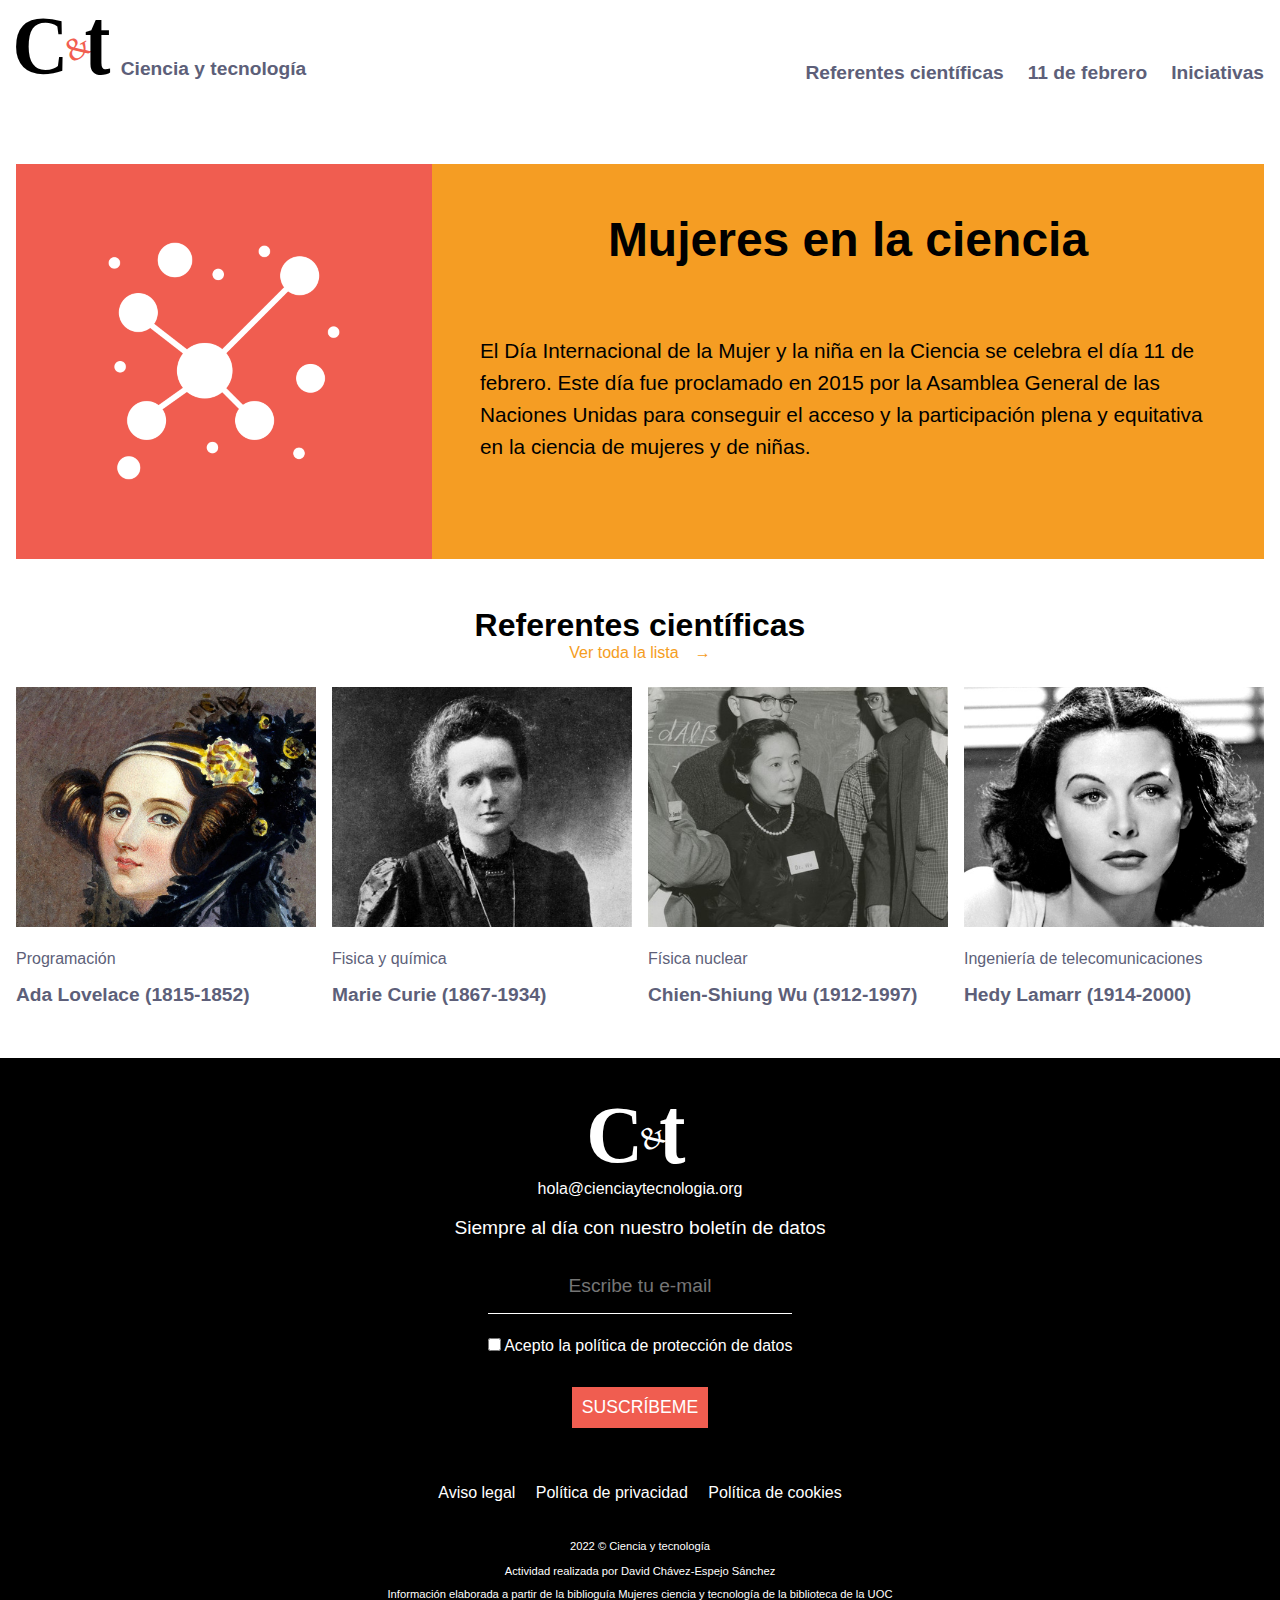
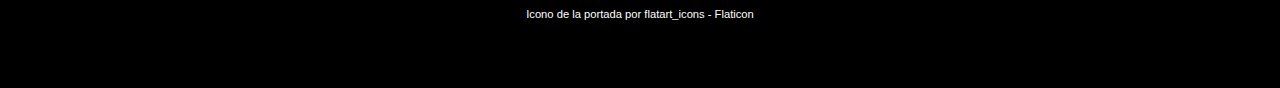
<file: index.html>
<!DOCTYPE html>
<html lang="es">
<head>
  <meta charset="UTF-8">
  <meta http-equiv="X-UA-Compatible" content="IE=edge">
  <meta name="viewport" content="width=device-width, initial-scale=1.0">
  <link rel="stylesheet" href="css/style.css">
  <title>Home</title>
</head>
<body>
  <header>
    <div class="logo-header-container">
      <a href="">
        <img class='logo-header-icon' src="img/logo-ciencia-tecnologia.svg" alt="logotipo de ciencia y tecnología">
        <p class="logo-header-text">Ciencia y tecnología</p>
      </a>
    </div>
    <nav>
      <ul>
        <li><a href="referentes.html">Referentes científicas</a></li>
        <li><a href="11-de-febrero.html">11 de febrero</a></li>
        <li><a href="iniciativas.html">Iniciativas</a></li>
      </ul>
    </nav>
  </header>
  <main>
    <section class="hero">
      <div>
        <img src="img/hero-athom.png" alt="icono de un atomo">
      </div>
      <div>
        <h1 class="hero-title">Mujeres en la ciencia</h1>
        <p class="hero">El Día Internacional de la Mujer y la niña en la Ciencia se celebra el día 11 de febrero. Este día fue proclamado en 2015 por la Asamblea General de las Naciones Unidas para conseguir el acceso y la participación plena y equitativa en la ciencia de mujeres y de niñas.</p>
      </div>
    </section>
    <section class="gallery-preview">
      <h1>Referentes científicas</h1>
      <a class="link" href="referentes.html">Ver toda la lista</a>
      <div>
        <div class='gallery-thumbnail'>
          <a href="referentes.html#ada">
            <img src="img/01-ada-lovelace.jpg" alt="imagen de ada lovelace">
            <p>Programación</p>
            <p>Ada Lovelace (1815-1852)</p>
          </a>
        </div>
        <div class='gallery-thumbnail'>
          <a href="referentes.html#marie">
            <img src="img/02-marie-curie.jpg" alt="imagen de marie curie">
            <p>Fisica y química</p>
            <p>Marie Curie (1867-1934)</p>
          </a>
        </div>
        <div class='gallery-thumbnail'>
          <a href="referentes.html#chien">
            <img src="img/03-chien-shiung-wu.jpg" alt="imagen de chien-shiung wu">
            <p>Física nuclear</p>
            <p>Chien-Shiung Wu (1912-1997)</p>
          </a>
        </div>
        <div class='gallery-thumbnail'>
          <a href="referentes.html#hedy">
            <img src="img/04-hedy-lamarr.jpg" alt="imagen de hedy lamarr">
            <p>Ingeniería de telecomunicaciones</p>
            <p>Hedy Lamarr (1914-2000)</p>
          </a>
        </div>
      </div>
    </section>
  </main>
  <footer>
    <img id='logo-footer-icon' src="img/logo-ciencia-tecnologia-white.svg" alt="logotipo de ciencia y tecnología">
    <a href="mailto:hola@cienciaytecnologia.org">hola@cienciaytecnologia.org</a>
    <p>Siempre al día con nuestro boletín de datos</p>
    <form action="" method="get">
      <fieldset>
        <label for="email"><span aria-label="required">Escribe tu e-mail</span></label>
        <input type="email" id="email" name="email" placeholder="Escribe tu e-mail" required oninvalid="this.setCustomValidity('Favor de ingresar un email valido')" oninput="this.setCustomValidity('')">
      </fieldset>
      <fieldset>
        <input type="checkbox" id="politica" name="politica-proteccion-datos">
        <label for="politica">Acepto la política de protección de datos</label>
      </fieldset>
      <input type="submit" value="SUSCRÍBEME">
    </form>
    <div class="politicas">
      <a href="">Aviso legal</a>
      <a href="">Política de privacidad</a>
      <a href="">Política de cookies</a>
    </div>
    <div class="footnotes">
      <p>2022 © Ciencia y tecnología</p>
      <p>Actividad realizada por David Chávez-Espejo Sánchez</p>
      <cite>
        <a href="https://biblioteca.uoc.edu/es/biblioguias/biblioguia/Mujeres-ciencia-y-tecnologia/">Información elaborada a partir de la biblioguía Mujeres ciencia y tecnología de la biblioteca de la UOC</a>
      </cite>
      <cite>
        <a href="https://www.flaticon.es/iconos-gratis/atomo">Icono de la portada por flatart_icons - Flaticon</a>
      </cite>
    </div>
  </footer>
</body>
</html>
</file>
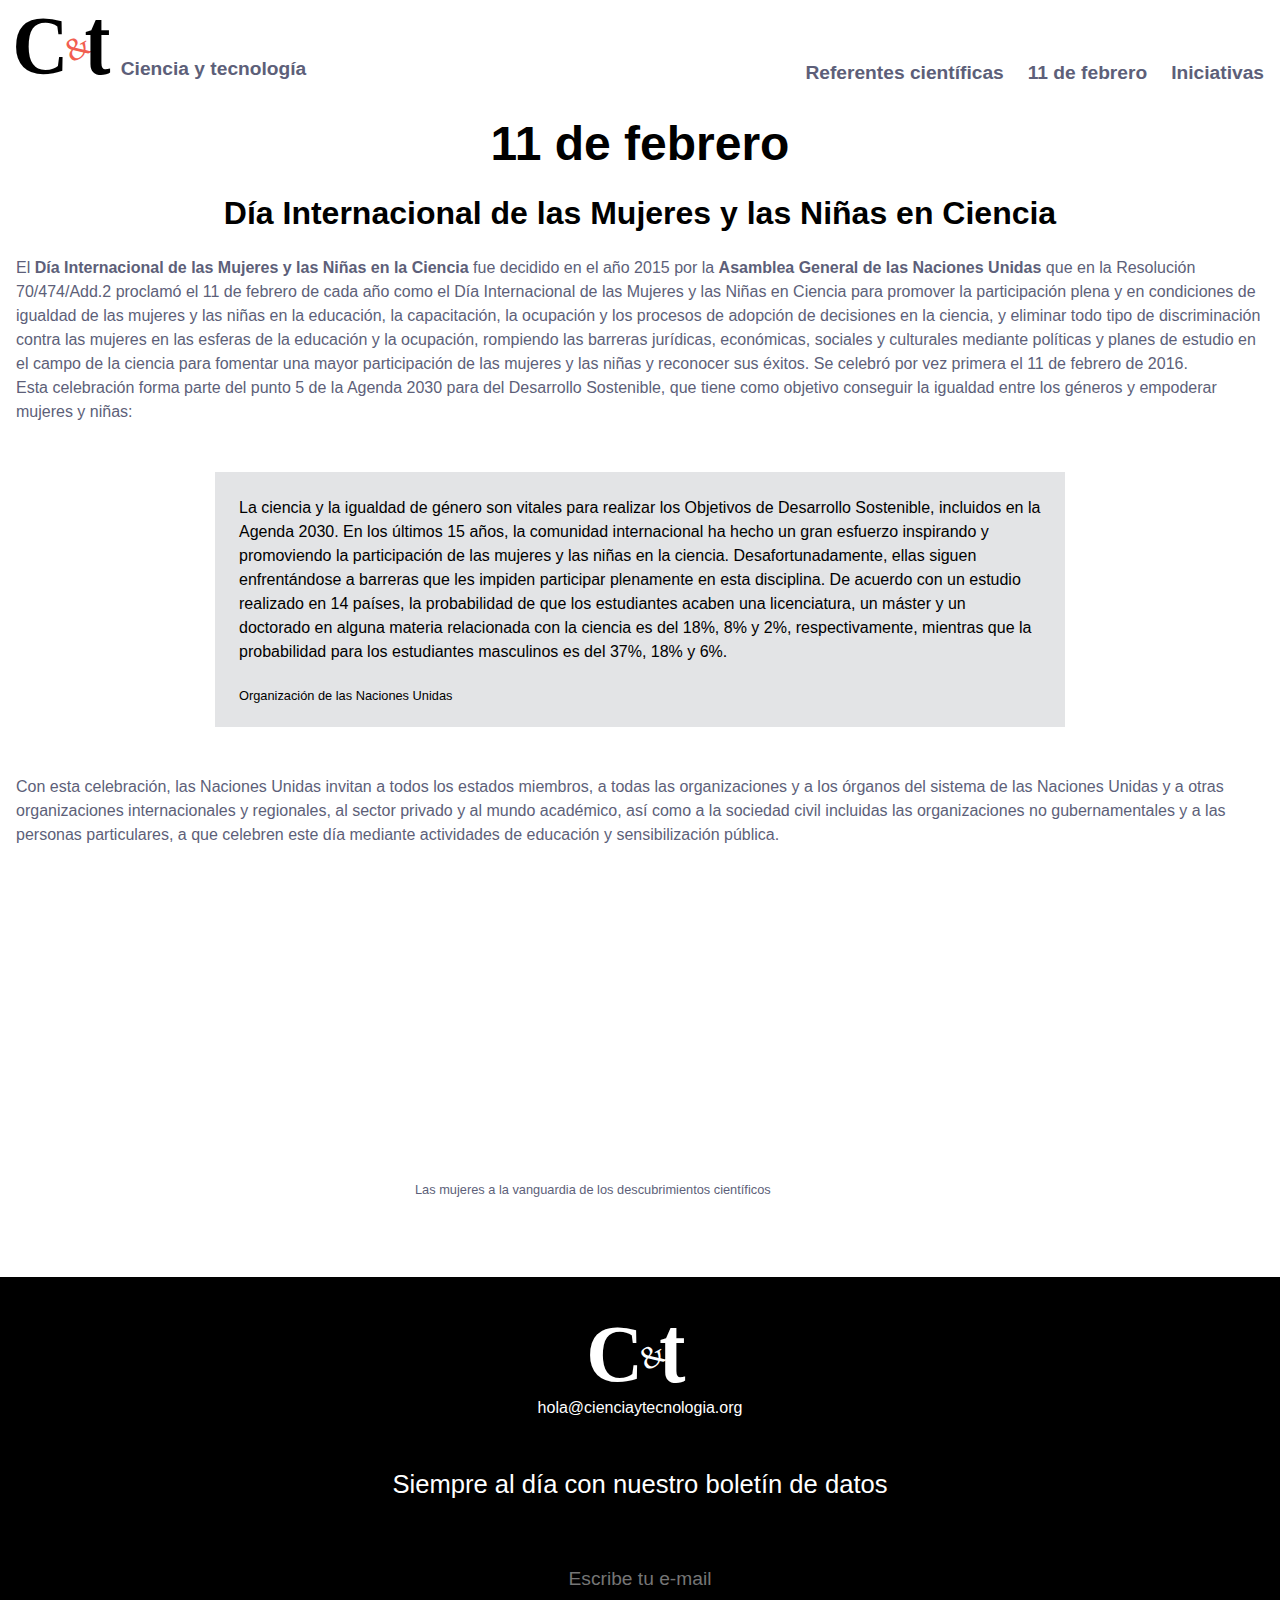
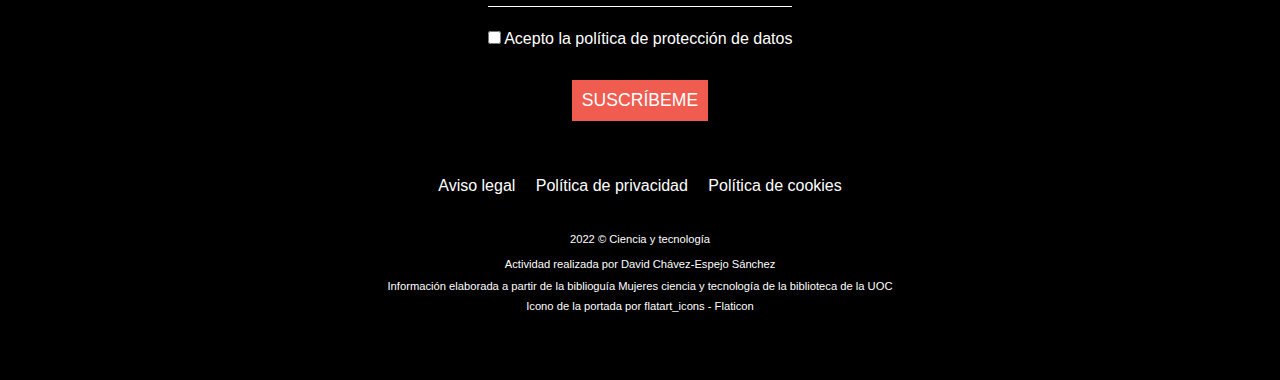
<file: 11-de-febrero.html>
<!DOCTYPE html>
<html lang="es">
<head>
  <meta charset="UTF-8">
  <meta http-equiv="X-UA-Compatible" content="IE=edge">
  <meta name="viewport" content="width=device-width, initial-scale=1.0">
  <link rel="stylesheet" href="css/style.css">
  <title>11 de febrero</title>
</head>
<body>
  <header>
    <div class="logo-header-container">
      <a href="index.html">
        <img class='logo-header-icon' src="img/logo-ciencia-tecnologia.svg" alt="logotipo de ciencia y tecnología">
        <p class="logo-header-text">Ciencia y tecnología</p>
      </a>
    </div>
    <nav>
      <ul>
        <li><a href="referentes.html">Referentes científicas</a></li>
        <li><a href="11-de-febrero.html">11 de febrero</a></li>
        <li><a href="iniciativas.html">Iniciativas</a></li>
      </ul>
    </nav>
  </header>
  <main class="colored-text">
    <h1 class="main-title">11 de febrero</h1>
    <h2>Día Internacional de las Mujeres y las Niñas en Ciencia</h2>
    <p>El <b>Día Internacional de las Mujeres y las Niñas en la Ciencia</b> fue decidido en el año <time datetime="2015">2015</time> por la <b>Asamblea General de las Naciones Unidas</b> que en la Resolución 70/474/Add.2 proclamó el <time datetime="02-11">11 de febrero</time> de cada año como el Día Internacional de las Mujeres y las Niñas en Ciencia para promover la participación plena y en condiciones de igualdad de las mujeres y las niñas en la educación, la capacitación, la ocupación y los procesos de adopción de decisiones en la ciencia, y eliminar todo tipo de discriminación contra las mujeres en las esferas de la educación y la ocupación, rompiendo las barreras jurídicas, económicas, sociales y culturales mediante políticas y planes de estudio en el campo de la ciencia para fomentar una mayor participación de las mujeres y las niñas y reconocer sus éxitos. Se celebró por vez primera el <time datetime="2016-02-11">11 de febrero de 2016</time>.</p>
    <p>Esta celebración forma parte del punto 5 de la Agenda 2030 para del Desarrollo Sostenible, que tiene como objetivo conseguir la igualdad entre los géneros y empoderar mujeres y niñas:</p>
    <figure class="quote">
      <blockquote>
        <p>La ciencia y la igualdad de género son vitales para realizar los Objetivos de Desarrollo Sostenible, incluidos en la Agenda 2030. En los últimos 15 años, la comunidad internacional ha hecho un gran esfuerzo inspirando y promoviendo la participación de las mujeres y las niñas en la ciencia. Desafortunadamente, ellas siguen enfrentándose a barreras que les impiden participar plenamente en esta disciplina. De acuerdo con un estudio realizado en 14 países, la probabilidad de que los estudiantes acaben una licenciatura, un máster y un doctorado en alguna materia relacionada con la ciencia es del 18%, 8% y 2%, respectivamente, mientras que la probabilidad para los estudiantes masculinos es del 37%, 18% y 6%.</p>
      </blockquote>
      <figcaption>Organización de las Naciones Unidas</figcaption>
    </figure>
    <p>Con esta celebración, las Naciones Unidas invitan a todos los estados miembros, a todas las organizaciones y a los órganos del sistema de las Naciones Unidas y a otras organizaciones internacionales y regionales, al sector privado y al mundo académico, así como a la sociedad civil incluidas las organizaciones no gubernamentales y a las personas particulares, a que celebren este día mediante actividades de educación y sensibilización pública.</p>
    <figure class="video">
      <iframe width="560" height="315" src="https://www.youtube.com/embed/yHnzpMAahFs" title="YouTube video player" frameborder="0" allow="accelerometer; autoplay; clipboard-write; encrypted-media; gyroscope; picture-in-picture; web-share" allowfullscreen></iframe>
      <figcaption>Las mujeres a la vanguardia de los descubrimientos científicos</figcaption>
    </figure>
  </main>
  <footer>
    <img id='logo-footer-icon' src="img/logo-ciencia-tecnologia-white.svg" alt="logotipo de ciencia y tecnología">
    <a href="mailto:hola@cienciaytecnologia.org">hola@cienciaytecnologia.org</a>
    <p class="footer-frase">Siempre al día con nuestro boletín de datos</p>
    <form action="" method="get">
      <fieldset>
        <label for="email"><span aria-label="required">Escribe tu e-mail</span></label>
        <input type="email" id="email" name="email" placeholder="Escribe tu e-mail" required oninvalid="this.setCustomValidity('Favor de ingresar un email valido')" oninput="this.setCustomValidity('')">
      </fieldset>
      <fieldset>
        <input type="checkbox" id="politica" name="politica-proteccion-datos">
        <label for="politica">Acepto la política de protección de datos</label>
      </fieldset>
      <input type="submit" value="SUSCRÍBEME">
    </form>
    <div class="politicas">
      <a href="">Aviso legal</a>
      <a href="">Política de privacidad</a>
      <a href="">Política de cookies</a>
    </div>
    <div class="footnotes">
      <p>2022 © Ciencia y tecnología</p>
      <p>Actividad realizada por David Chávez-Espejo Sánchez</p>
      <cite>
        <a href="https://biblioteca.uoc.edu/es/biblioguias/biblioguia/Mujeres-ciencia-y-tecnologia/">Información elaborada a partir de la biblioguía Mujeres ciencia y tecnología de la biblioteca de la UOC</a>
      </cite>
      <cite>
        <a href="https://www.flaticon.es/iconos-gratis/atomo">Icono de la portada por flatart_icons - Flaticon</a>
      </cite>
    </div>
  </footer>
</body>
</html>
</file>
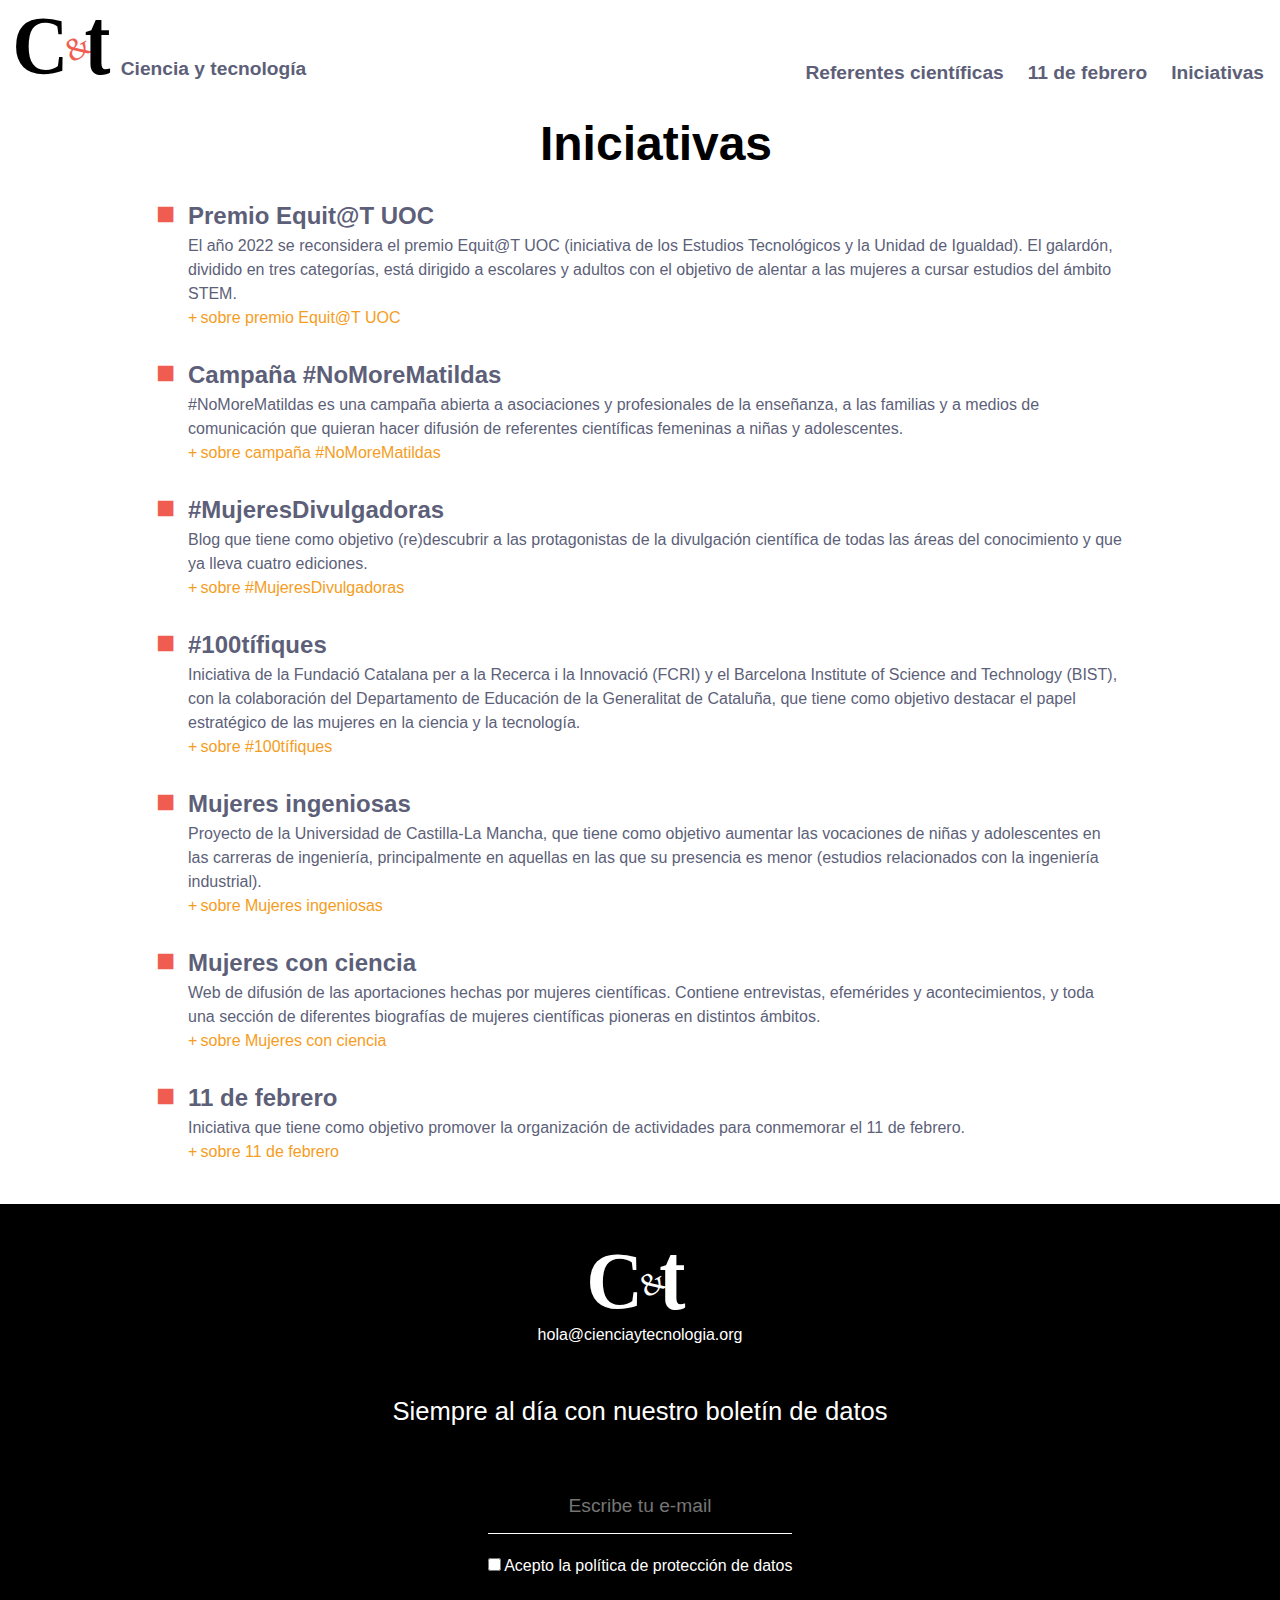
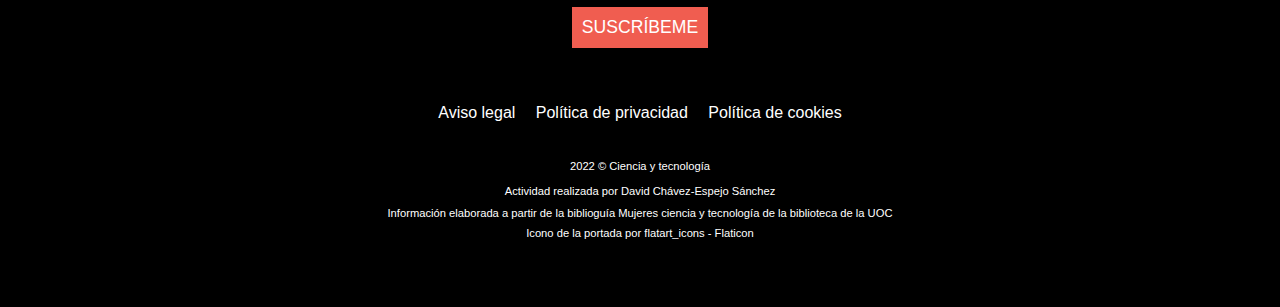
<file: iniciativas.html>
<!DOCTYPE html>
<html lang="es">
<head>
  <meta charset="UTF-8">
  <meta http-equiv="X-UA-Compatible" content="IE=edge">
  <meta name="viewport" content="width=device-width, initial-scale=1.0">
  <link rel="stylesheet" href="css/style.css">
  <title>Iniciativas</title>
</head>
<body>
  <header>
    <div class="logo-header-container">
      <a href="index.html">
        <img class='logo-header-icon' src="img/logo-ciencia-tecnologia.svg" alt="logotipo de ciencia y tecnología">
        <p class="logo-header-text">Ciencia y tecnología</p>
      </a>
    </div>
    <nav>
      <ul>
        <li><a href="referentes.html">Referentes científicas</a></li>
        <li><a href="11-de-febrero.html">11 de febrero</a></li>
        <li><a href="iniciativas.html">Iniciativas</a></li>
      </ul>
    </nav>
  </header>
  <main class="iniciativas">
    <h1 class="main-title">Iniciativas</h1>
    <dl>
      <dt>Premio Equit@T UOC</dt>
      <dd>
        El año 2022 se reconsidera el premio Equit@T UOC (iniciativa de los Estudios Tecnológicos y la Unidad de Igualdad). El galardón, dividido en tres categorías, está dirigido a escolares y adultos con el objetivo de alentar a las mujeres a cursar estudios del ámbito STEM.<br>
        <a class="gallery-item-link" href="http://premi-equitat.uoc.edu/es/">sobre premio Equit@T UOC</a>
      </dd>
      <dt>Campaña #NoMoreMatildas</dt>
      <dd>
        #NoMoreMatildas es una campaña abierta a asociaciones y profesionales de la enseñanza, a las familias y a medios de comunicación que quieran hacer difusión de referentes científicas femeninas a niñas y adolescentes.<br>
        <a class="gallery-item-link" href="https://www.nomorematildas.com/es">sobre campaña #NoMoreMatildas</a>
      </dd>
      <dt>#MujeresDivulgadoras</dt>
      <dd>
        Blog que tiene como objetivo (re)descubrir a las protagonistas de la divulgación científica de todas las áreas del conocimiento y que ya lleva cuatro ediciones. <br>
        <a class="gallery-item-link" href="https://socialmediaeninvestigacion.com/mujeresdivulgadoras-edicion4/">sobre #MujeresDivulgadoras</a>
      </dd>
      <dt>#100tífiques</dt>
      <dd>
        Iniciativa de la Fundació Catalana per a la Recerca i la Innovació (FCRI) y el Barcelona Institute of Science and Technology (BIST), con la colaboración del Departamento de Educación de la Generalitat de Cataluña, que tiene como objetivo destacar el papel estratégico de las mujeres en la ciencia y la tecnología.<br>
        <a class="gallery-item-link" href="https://100tifiques.cat/es/quienes-somos/">sobre #100tífiques</a>
      </dd>
      <dt>Mujeres ingeniosas</dt>
      <dd>
        Proyecto de la Universidad de Castilla-La Mancha, que tiene como objetivo aumentar las vocaciones de niñas y adolescentes en las carreras de ingeniería, principalmente en aquellas en las que su presencia es menor (estudios relacionados con la ingeniería industrial).<br>
        <a class="gallery-item-link" href="https://mujeresingeniosas.es/proyecto-mujeres-ingeniosas/">sobre Mujeres ingeniosas</a>
      </dd>
      <dt>Mujeres con ciencia</dt>
      <dd>
        Web de difusión de las aportaciones hechas por mujeres científicas. Contiene entrevistas, efemérides y acontecimientos, y toda una sección de diferentes biografías de mujeres científicas pioneras en distintos ámbitos.<br>
        <a class="gallery-item-link" href="https://mujeresconciencia.com/mujeres-con-ciencia/">sobre Mujeres con ciencia</a>
      </dd>
      <dt>11 de febrero</dt>
      <dd>
        Iniciativa que tiene como objetivo promover la organización de actividades para conmemorar el 11 de febrero.<br>
        <a class="gallery-item-link" href="https://11defebrero.org/">sobre 11 de febrero</a>
      </dd>
    </dl>
  </main>
  <footer>
    <img id='logo-footer-icon' src="img/logo-ciencia-tecnologia-white.svg" alt="logotipo de ciencia y tecnología">
    <a href="mailto:hola@cienciaytecnologia.org">hola@cienciaytecnologia.org</a>
    <p class="footer-frase">Siempre al día con nuestro boletín de datos</p>
    <form action="" method="get">
      <fieldset>
        <label for="email"><span aria-label="required">Escribe tu e-mail</span></label>
        <input type="email" id="email" name="email" placeholder="Escribe tu e-mail" required oninvalid="this.setCustomValidity('Favor de ingresar un email valido')" oninput="this.setCustomValidity('')">
      </fieldset>
      <fieldset>
        <input type="checkbox" id="politica" name="politica-proteccion-datos" required>
        <label for="politica">Acepto la política de protección de datos</label>
      </fieldset>
      <input type="submit" value="SUSCRÍBEME">
    </form>
    <div class="politicas">
      <a href="">Aviso legal</a>
      <a href="">Política de privacidad</a>
      <a href="">Política de cookies</a>
    </div>
    <div class="footnotes">
      <p>2022 © Ciencia y tecnología</p>
      <p>Actividad realizada por David Chávez-Espejo Sánchez</p>
      <cite>
        <a href="https://biblioteca.uoc.edu/es/biblioguias/biblioguia/Mujeres-ciencia-y-tecnologia/">Información elaborada a partir de la biblioguía Mujeres ciencia y tecnología de la biblioteca de la UOC</a>
      </cite>
      <cite>
        <a href="https://www.flaticon.es/iconos-gratis/atomo">Icono de la portada por flatart_icons - Flaticon</a>
      </cite>
    </div>
  </footer>
</body>
</html>
</file>
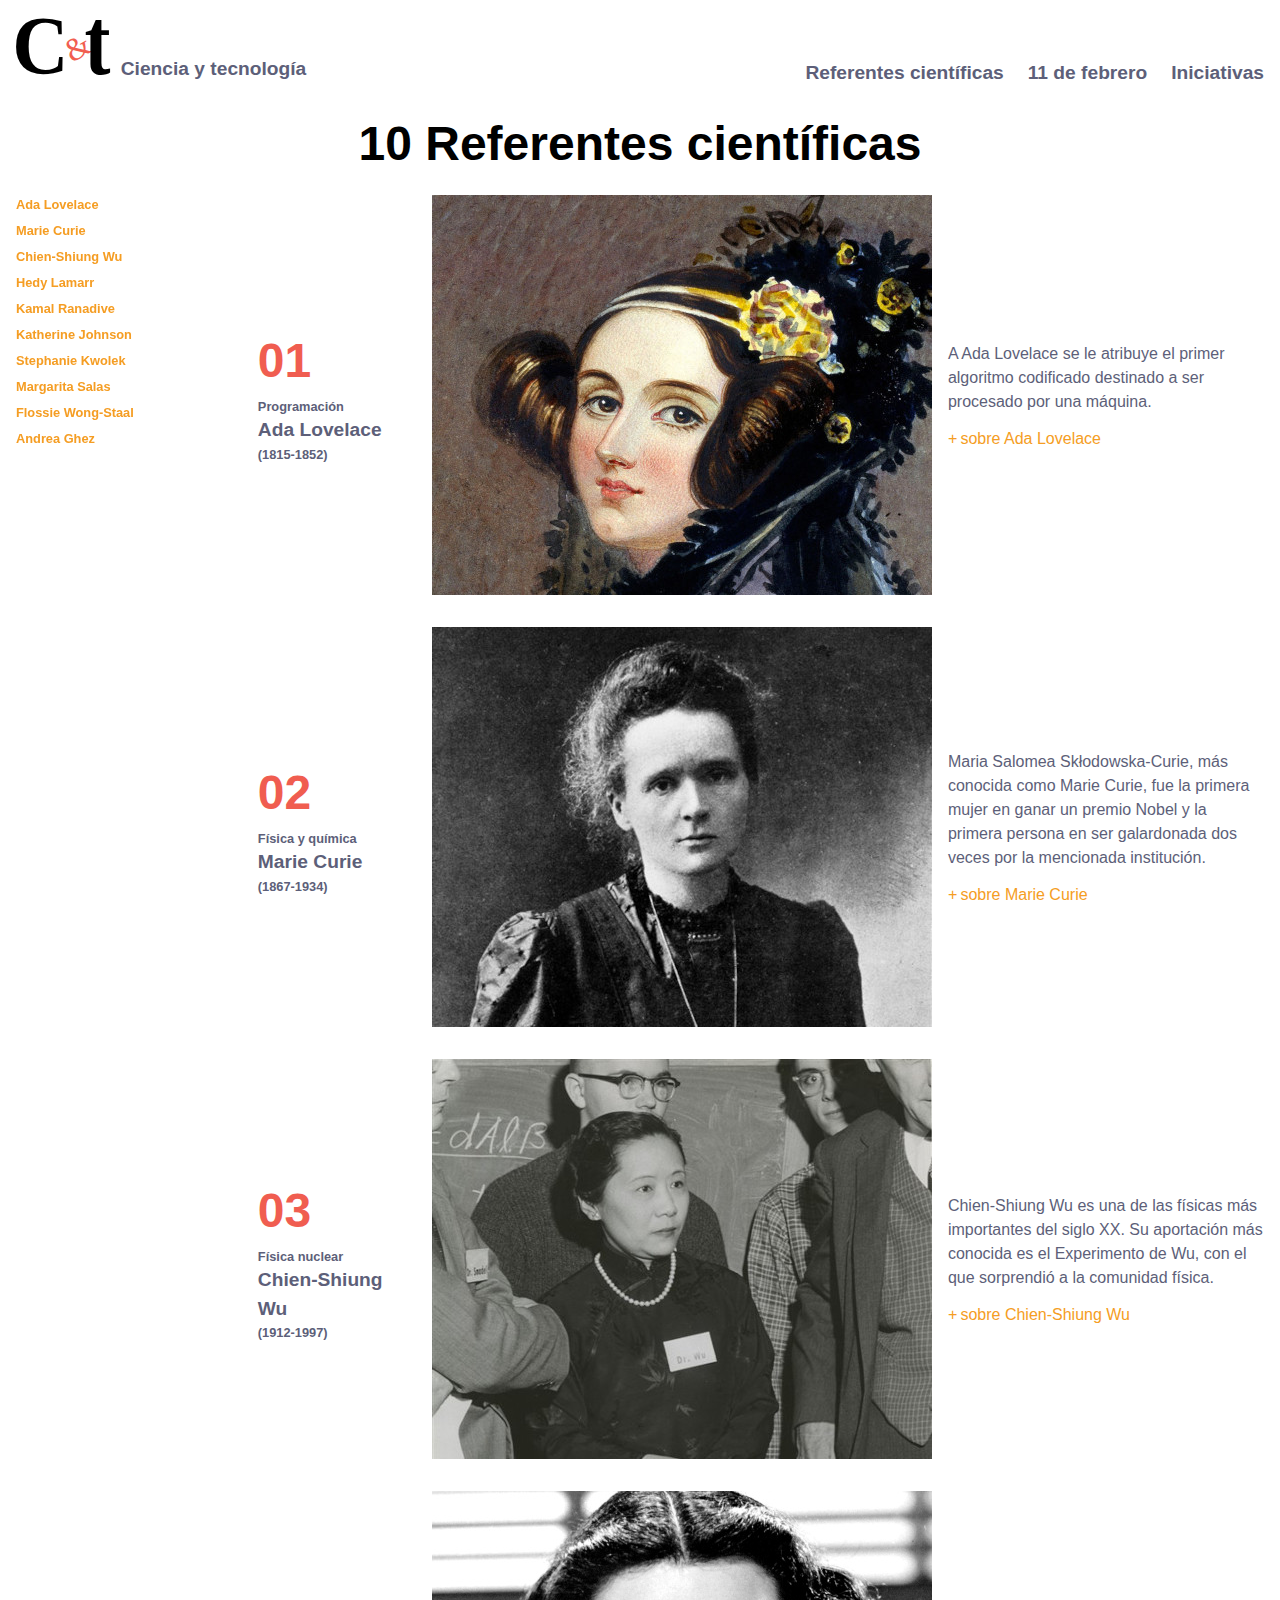
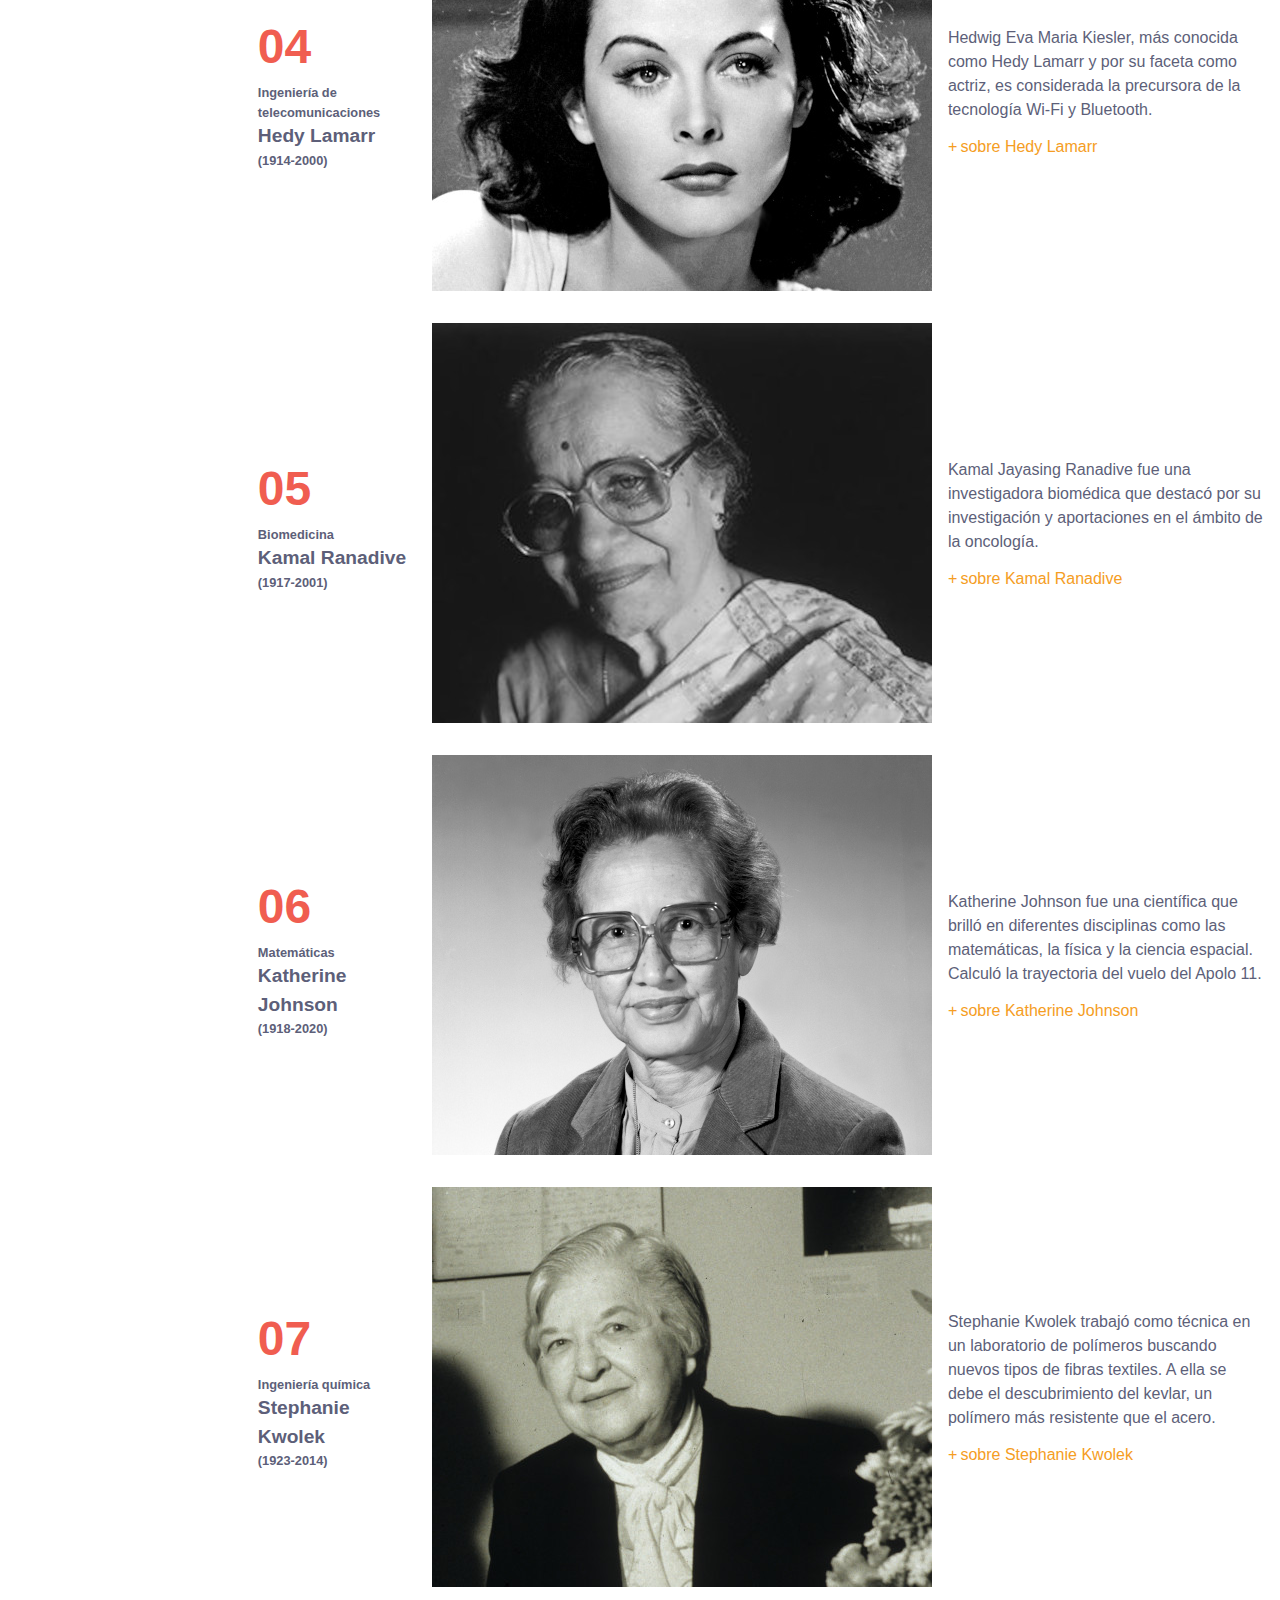
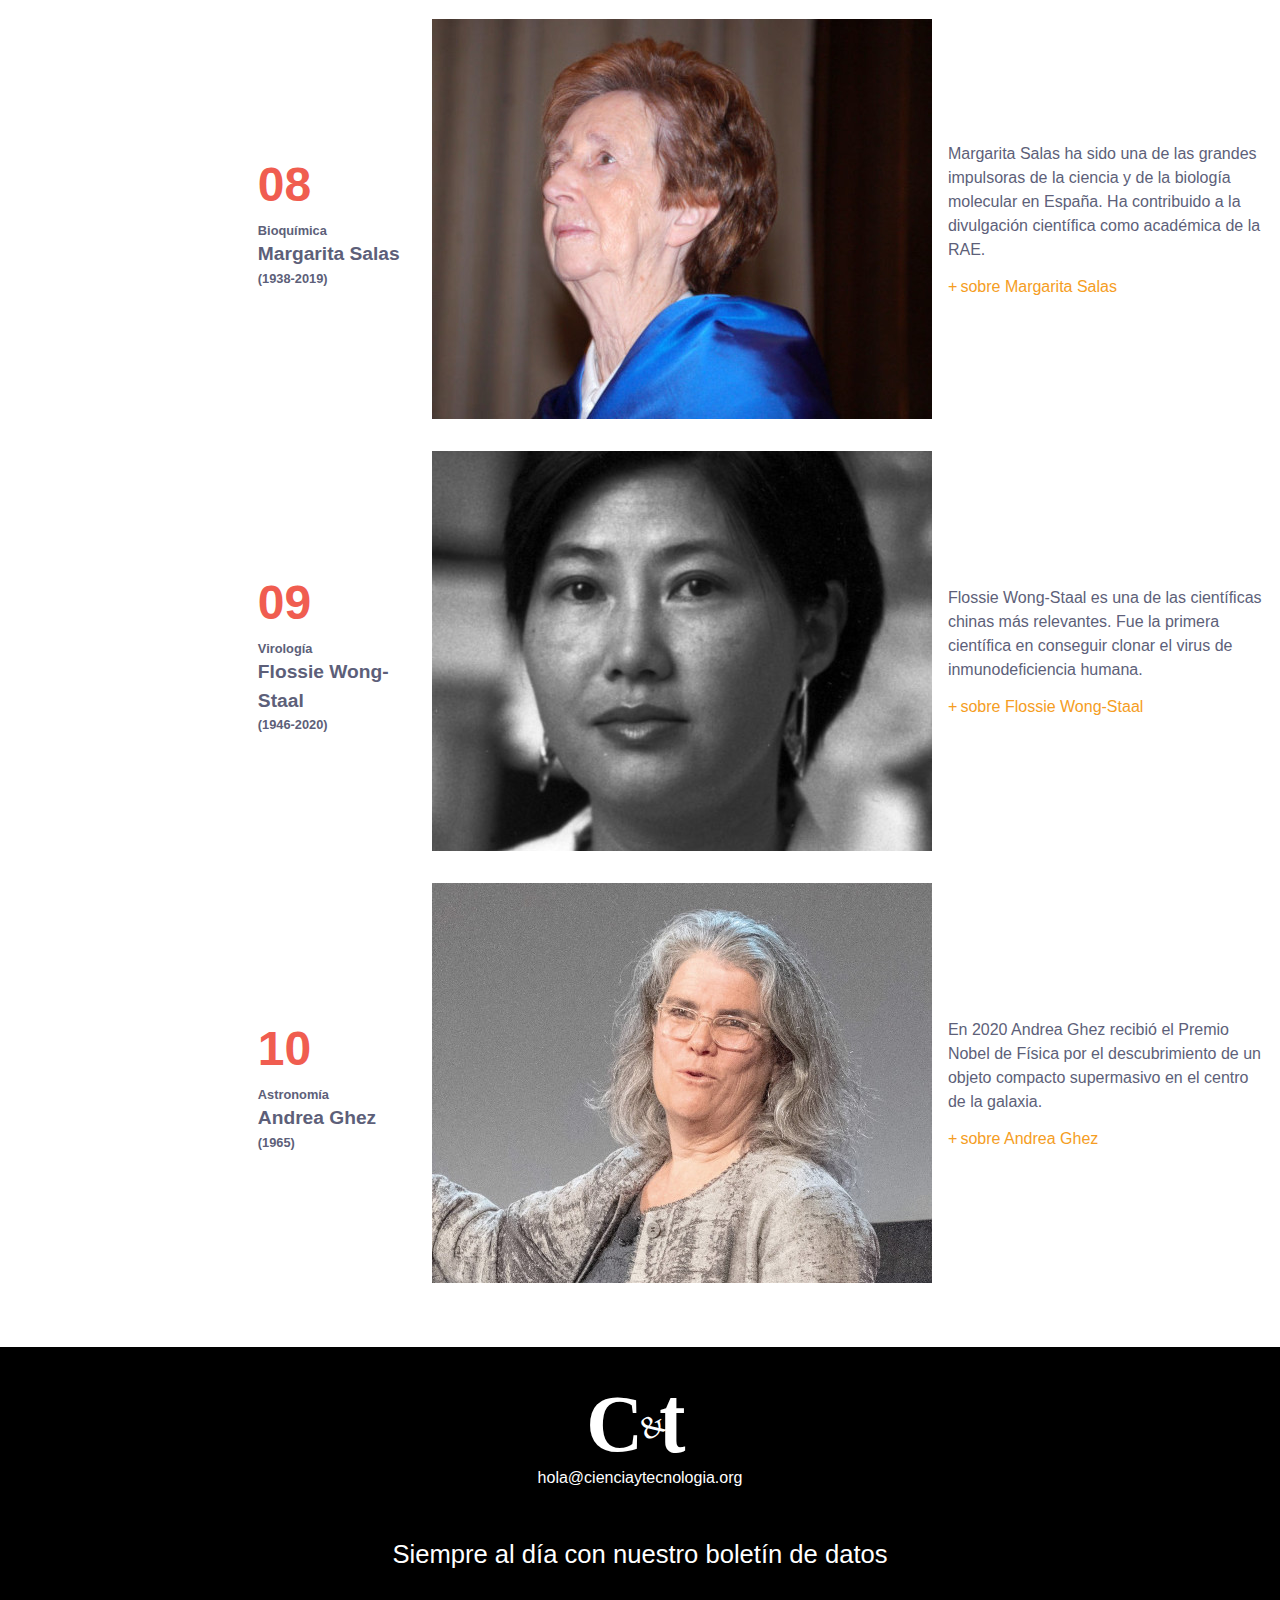
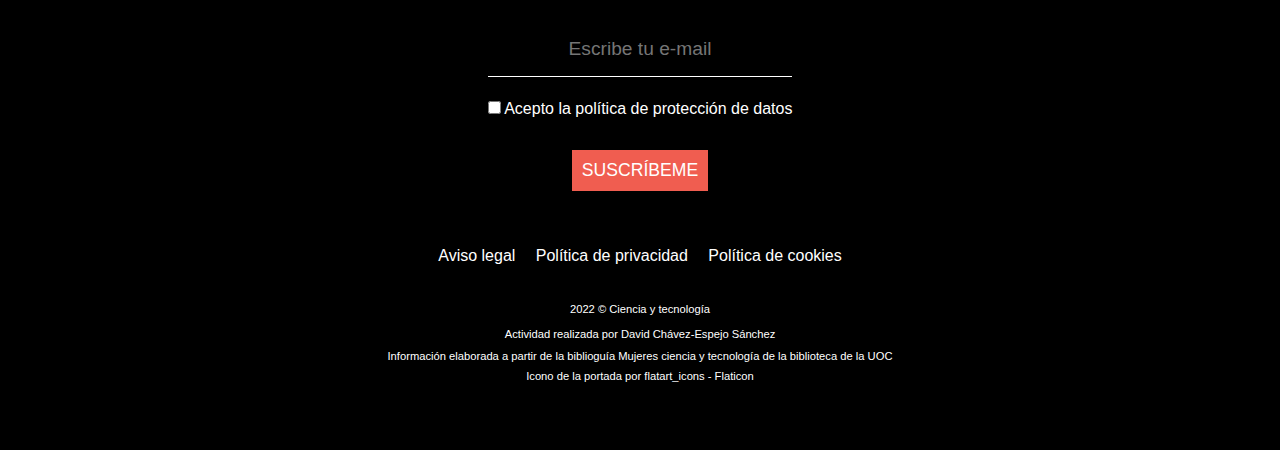
<file: referentes.html>
<!DOCTYPE html>
<html lang="es">
<head>
  <meta charset="UTF-8">
  <meta http-equiv="X-UA-Compatible" content="IE=edge">
  <meta name="viewport" content="width=device-width, initial-scale=1.0">
  <link rel="stylesheet" href="css/style.css">
  <title>Referentes científicas</title>
</head>
<body>
  <header>
    <div class="logo-header-container">
      <a href="index.html">
        <img class='logo-header-icon' src="img/logo-ciencia-tecnologia.svg" alt="logotipo de ciencia y tecnología">
        <p class="logo-header-text">Ciencia y tecnología</p>
      </a>
    </div>
    <nav>
      <ul>
        <li><a href="referentes.html">Referentes científicas</a></li>
        <li><a href="11-de-febrero.html">11 de febrero</a></li>
        <li><a href="iniciativas.html">Iniciativas</a></li>
      </ul>
    </nav>
  </header>
  <main>
    <h1 class="main-title">10 Referentes científicas</h1>
    <div class="main-flex">
      <section class="gallery-nav-container">
          <ul class="gallery-nav">
            <li><a href="#ada">Ada Lovelace</a></li>
            <li><a href="#marie">Marie Curie</a></li>
            <li><a href="#chien">Chien-Shiung Wu</a></li>
            <li><a href="#hedy">Hedy Lamarr</a></li>
            <li><a href="#kamal">Kamal Ranadive</a></li>
            <li><a href="#katherine">Katherine Johnson</a></li>
            <li><a href="#stephanie">Stephanie Kwolek</a></li>
            <li><a href="#margarita">Margarita Salas</a></li>
            <li><a href="#flossie">Flossie Wong-Staal</a></li>
            <li><a href="#andrea">Andrea Ghez</a></li>
          </ul>
      </section>
      <section class="gallery">
        <div class="gallery-item" id="ada">
          <div class="gallery-item-info">
            <p class="gallery-item-title">01</p class="gallery-item-title">
            <p class="gallery-item-categoria">Programación</p>
            <p class="gallery-item-nombre">Ada Lovelace</p>
            <p class="gallery-item-year">(1815-1852)</p>
          </div>
          <img src="img/01-ada-lovelace.jpg" alt="imagen de ada lovelace">
          <div>
            <p class="gallery-item-descripcion">A Ada Lovelace se le atribuye el primer algoritmo codificado destinado a ser procesado por una máquina.</p>
            <a class="gallery-item-link" href="https://www.youtube.com/watch?v=bYCDVwyuVt4">sobre Ada Lovelace</a>
          </div>
        </div>
        <div class="gallery-item" id="marie">
          <div class="gallery-item-info">
            <p class="gallery-item-title">02</p class="gallery-item-title">
            <p class="gallery-item-categoria">Física y química</p>
            <p class="gallery-item-nombre">Marie Curie</p>
            <p class="gallery-item-year">(1867-1934)</p>
          </div>
          <img src="img/02-marie-curie.jpg" alt="imagen de marie curie">
          <div>
            <p class="gallery-item-descripcion">Maria Salomea Skłodowska-Curie, más conocida como Marie Curie, fue la primera mujer en ganar un premio Nobel y la primera persona en ser galardonada dos veces por la mencionada institución.</p>
            <a class="gallery-item-link" href="https://historia.nationalgeographic.com.es/personajes/marie-curie">sobre Marie Curie</a>
          </div>
        </div>
        <div class="gallery-item" id="chien">
          <div class="gallery-item-info">
            <p class="gallery-item-title">03</p class="gallery-item-title">
            <p class="gallery-item-categoria">Física nuclear</p>
            <p class="gallery-item-nombre">Chien-Shiung Wu</p>
            <p class="gallery-item-year">(1912-1997)</p>
          </div>
          <img src="img/03-chien-shiung-wu.jpg" alt="imagen de Chien-Shiung Wu">
          <div>
            <p class="gallery-item-descripcion">Chien-Shiung Wu es una de las físicas más importantes del siglo XX. Su aportación más conocida es el Experimento de Wu, con el que sorprendió a la comunidad física.</p>
            <a class="gallery-item-link" href="https://historia.nationalgeographic.com.es/a/chien-shiung-wu-fisica-pionera-sin-premio-nobel_16354">sobre Chien-Shiung Wu</a>
          </div>
        </div>
        <div class="gallery-item" id="hedy">
          <div class="gallery-item-info">
            <p class="gallery-item-title">04</p class="gallery-item-title">
            <p class="gallery-item-categoria">Ingeniería de telecomunicaciones</p>
            <p class="gallery-item-nombre">Hedy Lamarr</p>
            <p class="gallery-item-year">(1914-2000)</p>
          </div>
          <img src="img/04-hedy-lamarr.jpg" alt="imagen de hedy lamarr">
          <div>
            <p class="gallery-item-descripcion">Hedwig Eva Maria Kiesler, más conocida como Hedy Lamarr y por su faceta como actriz, es considerada la precursora de la tecnología Wi-Fi y Bluetooth.</p>
            <a class="gallery-item-link" href="https://es.wikipedia.org/wiki/Hedy_Lamarr">sobre Hedy Lamarr</a>
          </div>
        </div>
        <div class="gallery-item" id="kamal">
          <div class="gallery-item-info">
            <p class="gallery-item-title">05</p class="gallery-item-title">
            <p class="gallery-item-categoria">Biomedicina</p>
            <p class="gallery-item-nombre">Kamal Ranadive</p>
            <p class="gallery-item-year">(1917-2001)</p>
          </div>
          <img src="img/05-kamal-ranadive.jpg" alt="imagen de kamal Ranadive">
          <div>
            <p class="gallery-item-descripcion">Kamal Jayasing Ranadive fue una investigadora biomédica que destacó por su investigación y aportaciones en el ámbito de la oncología.</p>
            <a class="gallery-item-link" href="https://es.wikipedia.org/wiki/Kamal_Ranadive">sobre Kamal Ranadive</a>
          </div>
        </div>
        <div class="gallery-item" id="katherine">
          <div class="gallery-item-info">
            <p class="gallery-item-title">06</p class="gallery-item-title">
            <p class="gallery-item-categoria">Matemáticas</p>
            <p class="gallery-item-nombre">Katherine Johnson</p>
            <p class="gallery-item-year">(1918-2020)</p>
          </div>
          <img src="img/06-katherine-johnson.jpg" alt="imagen de katherine Johnson">
          <div>
            <p class="gallery-item-descripcion">Katherine Johnson fue una científica que brilló en diferentes disciplinas como las matemáticas, la física y la ciencia espacial. Calculó la trayectoria del vuelo del Apolo 11.</p>
            <a class="gallery-item-link" href="https://www.nasa.gov/content/katherine-johnson-biography">sobre Katherine Johnson</a>
          </div>
        </div>
        <div class="gallery-item" id="stephanie">
          <div class="gallery-item-info">
            <p class="gallery-item-title">07</p class="gallery-item-title">
            <p class="gallery-item-categoria">Ingeniería química</p>
            <p class="gallery-item-nombre">Stephanie Kwolek</p>
            <p class="gallery-item-year">(1923-2014)</p>
          </div>
          <img src="img/07-stephanie-kwolek.jpg" alt="imagen de stephanie Kwolek">
          <div>
            <p class="gallery-item-descripcion">Stephanie Kwolek trabajó como técnica en un laboratorio de polímeros buscando nuevos tipos de fibras textiles. A ella se debe el descubrimiento del kevlar, un polímero más resistente que el acero.</p>
            <a class="gallery-item-link" href="https://clickmica.fundaciondescubre.es/conoce/nombres-propios/stephanie-kwolek/">sobre Stephanie Kwolek</a>
          </div>
        </div>
        <div class="gallery-item" id="margarita">
          <div class="gallery-item-info">
            <p class="gallery-item-title">08</p class="gallery-item-title">
            <p class="gallery-item-categoria">Bioquímica</p>
            <p class="gallery-item-nombre">Margarita Salas</p>
            <p class="gallery-item-year">(1938-2019)</p>
          </div>
          <img src="img/08-margarita-salas.jpg" alt="imagen de margarita salas">
          <div>
            <p class="gallery-item-descripcion">Margarita Salas ha sido una de las grandes impulsoras de la ciencia y de la biología molecular en España. Ha contribuido a la divulgación científica como académica de la RAE.</p>
            <a class="gallery-item-link" href="https://www.rtve.es/play/videos/pienso-luego-existo/pienso-luego-existo-margarita-salas/5437766/">sobre Margarita Salas</a>
          </div>
        </div>
        <div class="gallery-item" id="flossie">
          <div class="gallery-item-info">
            <p class="gallery-item-title">09</p class="gallery-item-title">
            <p class="gallery-item-categoria">Virología</p>
            <p class="gallery-item-nombre">Flossie Wong-Staal</p>
            <p class="gallery-item-year">(1946-2020)</p>
          </div>
          <img src="img/09-flossie-wong-staal.jpg" alt="imagen de flossie Wong-Staal">
          <div>
            <p class="gallery-item-descripcion">Flossie Wong-Staal es una de las científicas chinas más relevantes. Fue la primera científica en conseguir clonar el virus de inmunodeficiencia humana.</p>
            <a class="gallery-item-link" href="https://www.tekcrispy.com/2021/11/25/flossie-wong-staal/">sobre Flossie Wong-Staal</a>
          </div>
        </div>
        <div class="gallery-item" id="andrea">
          <div class="gallery-item-info">
            <p class="gallery-item-title">10</p class="gallery-item-title">
            <p class="gallery-item-categoria">Astronomía</p>
            <p class="gallery-item-nombre">Andrea Ghez</p>
            <p class="gallery-item-year">(1965)</p>
          </div>
          <img src="img/10-andrea-ghez.jpg" alt="imagen de andrea ghez">
          <div>
            <p class="gallery-item-descripcion">En 2020 Andrea Ghez recibió el Premio Nobel de Física por el descubrimiento de un objeto compacto supermasivo en el centro de la galaxia.</p>
            <a class="gallery-item-link" href="https://www.ted.com/talks/andrea_ghez_the_hunt_for_a_supermassive_black_hole?language=es">sobre Andrea Ghez</a>
          </div>
        </div>
      </section>
    </div>
  </main>
  <footer>
    <img id='logo-footer-icon' src="img/logo-ciencia-tecnologia-white.svg" alt="logotipo de ciencia y tecnología">
    <a href="mailto:hola@cienciaytecnologia.org">hola@cienciaytecnologia.org</a>
    <p class="footer-frase">Siempre al día con nuestro boletín de datos</p>
    <form action="" method="get">
      <fieldset>
        <label for="email"><span aria-label="required">Escribe tu e-mail</span></label>
        <input type="email" id="email" name="email" placeholder="Escribe tu e-mail" required oninvalid="this.setCustomValidity('Favor de ingresar un email valido')" oninput="this.setCustomValidity('')">
      </fieldset>
      <fieldset>
        <input type="checkbox" id="politica" name="politica-proteccion-datos">
        <label for="politica">Acepto la política de protección de datos</label>
      </fieldset>
      <input type="submit" value="SUSCRÍBEME">
    </form>
    <div class="politicas">
      <a href="">Aviso legal</a>
      <a href="">Política de privacidad</a>
      <a href="">Política de cookies</a>
    </div>
    <div class="footnotes">
      <p>2022 © Ciencia y tecnología</p>
      <p>Actividad realizada por David Chávez-Espejo Sánchez</p>
      <cite>
        <a href="https://biblioteca.uoc.edu/es/biblioguias/biblioguia/Mujeres-ciencia-y-tecnologia/">Información elaborada a partir de la biblioguía Mujeres ciencia y tecnología de la biblioteca de la UOC</a>
      </cite>
      <cite>
        <a href="https://www.flaticon.es/iconos-gratis/atomo">Icono de la portada por flatart_icons - Flaticon</a>
      </cite>
    </div>
  </footer>
</body>
</html>
</file>
<file: css/style.css>
/* usamos variables para declarar los colores una sola vez */
:root {
  --blue: rgb(93, 95, 121);
  --red: rgb(240, 93, 80);
  --orange: rgb(245, 157, 35);
}

/* la fonts que se utilizara en el documento se importa de google fonts */
@import url('https://fonts.googleapis.com/css2?family=Inter:wght@400;700;800&display=swap');

/* las propiedades de css se agruparan en tres categorias: fonts, colors y layout. despues tendremos dos componentes que se repiten en todas las paginas que son header y footer, en estod dos componentes se concentraran los estilos de layout exclusivamente, para fonts y colores de estos componentes se debera consultar la categoria correspondiente. Los media queries se declararan dentro de cada categoria */
@layer fonts, colors, layout, header, footer;

/* layer con todos los selectors referentes a la tipografia */
@layer fonts {
  /* tamaño de font y espesor de los links de la navegacion y se le quitara el subrayado en la parte inferior */
  header a {
    font-weight: 800;
    font-size: 1.2rem;
    text-decoration: none;
  }
  /* el font de todo el documento se establece como 'inter' */
  body {
    font-family: 'inter', sans-serif;
  }
  /* en general todos los parrafos de los sitios llevaran una separacion entre lineas de 150% a menos de que se establezca lo contrario */
  p {
    line-height: 150%;
  }
  /* espesor de texto para el texto que va a la izquierda del icono del logotipo */
  .logo-header-text {
    font-weight: 700;
  }
  /* tamaño de letra para el primer <p> del footer */
  footer > p:nth-of-type(1) {
    font-size: 1.2rem;
  }
  /* se agruparon las notas de abajo para asignarles un tamaño de letra a todas  */
  .footnotes {
    font-size: 0.7rem;
  }
  /* estilos para las letras del boton de submit, inherit al font family para que agarre el que se establecio como predeterminado a todo el documento */
  input[type='submit'] {
    font-family: inherit;
    font-size: 1.1rem;
  }
  /* igual que el selector anterior, pero para el input de email */
  input[type='email'] {
    font-family: inherit;
    font-size: 1.2rem;
  }
  /* se remueven los subrayados de los links en el footer y se remueve el estilo de italicas de las letras */
  footer a {
    text-decoration: none;
    font-style: normal;
  }
  /* se establece el tamaño y espesor de letra para todos los titulos*/
  h1 {
    font-size: 2rem;
    font-weight: 800;
  }
  /* se establece un tamaño diferente para los titulos de las paginas (menos index) */
  .main-title{
    font-size: 3rem;
  }
  /* tamaño y separado de lineas para los parrafos del .hero */
  p.hero {
    font-size: 1.3rem;
    line-height: 2rem;
  }
  /* los thumbnails del gallery son links, para que no subraye todas las letras se le marca como none al text'decoration */
  .gallery-thumbnail a {
    text-decoration: none;
  }
  /* se quita el subrayado a todos los <a> que tengan .link  */
  .link {
    text-decoration: none;
  }
  /* este selector selecciona los segundos <p> de los gallery-thumbnails que vienen siendo los nombres + fechas de las mujeres y con esto se le da estilo al texto */
  .gallery-preview p:nth-of-type(2) {
    font-size: 1.2rem;
    font-weight: 700;
  }
  /* con este selector se le agrega una flecha el <a> que dice "ver toda la lista" y se le agrega un paggind left */
  .gallery-preview a.link::after {
    content: '\2192';
    padding-left: 1rem;
  }
  /* para remover los bullets de la navegacion en pagina referentes.html */
  .gallery-nav {
    list-style: none;
  }
  /* una vez que se le quitan los bullets a la navegacion, ahora se le agregan unos iconos intermedios que separan cada elemento de la lista */
  .gallery-nav li::after {
    content: "•";
    margin: 0 .3rem;
    color:rgb(245, 157, 35);
  }
  /* con este selector se remueve el icono del ultimo child de la lista */
  .gallery-nav li:last-child::after {
    content: " "
  }
  /* como los elementos de la lista son links <a> con este selector se quita el subrayado y se establece un tamaño y espesor de letra */
  .gallery-nav a {
    font-size: 0.8rem;
    font-weight: 800;
    text-decoration: none;
  }
  /* se establece estilo de tamaño y espesor de letra para el titulo del gallery-item, en este caso seria el numero grande */
  .gallery-item-title {
    font-size: 3rem;
    font-weight: 800;
  }
  /* se establece estilo de tamaño y espesor de letra para la categoria y años */
  .gallery-item-categoria, .gallery-item-year {
    font-size: .8rem;
    font-weight: 800;
  }
  /* se establece estilo de tamaño y espesor de letra para el nombre de la mujer */
  .gallery-item-nombre {
    font-size: 1.2rem;
    font-weight: 700;
  }
  /* se establece estilo de tamaño y espesor de letra para la descripcion de los logros de la mujer */
  .gallery-item-descripcion {
    font-size: 1rem;
    font-weight: 400;
  }
  /* se remueve el subrayado del link de cada gallery-item */
  .gallery-item-link {
    text-decoration: none;
  }
  /* agregar el simbolo de + previo a cada link, se establece el margen de separacion y el color de este elemento */
  .gallery-item-link::before {
    content: "+";
    margin-right: .2rem;
    color: var(--orange);
  }
  /* se establece estilo de tamaño y espesor de letra para los subtitulos h2 se todo el documento */
  h2 {
    font-size: 2rem;
    font-weight: 700;
  }
  /* se establece estilo de tamaño de letra para los elementos figcaption de todo el documento */
  figcaption {
    font-size: .8rem;
  }
  /* se establece estilo de tamaño, separacion de linea y espesor de letra para elementos <dt> de todos los sitios*/
  dt {
    line-height: 150%;
    font-weight: 700;
    font-size: 1.5rem;
  }
  /* se agrega un bullet especifico s los elementos <dt> para poder controlar los estilos de este bullet independientes al del texto, estableciendo estilo de tamaño de letra, color. El margin-left es para que coloque este elemento fuera del bloque de texto y el width:2rem es para que el texto quede perfectamente alineado a como estaba previo a agregarle el bullet. Se utiliza el inline-block para que se pueda separar el bullet del texto porque si no lo mueve todo junto como un solo elemento */
  dt::before {
    content: "\25A0";
    color: var(--red);
    font-size: 2rem;
    margin-left: -2rem;
    display: inline-block;
    width: 2rem;
  }
  /* se establece estilo de separacion de linea para elementos <dd> */
  dd {
    line-height: 150%;
  }
  /* media query para el break point de +1000px */
  @media screen and (min-width: 1000px) {
    /* el titulo del .hero crece */
    .hero-title {
      font-size: 3rem;
    }
    /* se quitan los elementos que se habian insertado para la separacion entre los links de la navegacion, ya que ahora se mostraran como una columna, ya no seran necesarios */
    .gallery-nav li::after {
      content: "";
    }
  }
}
/* layer de colores */
@layer colors {
  /* se establece estilo de color de letra para links de navegacion del header */
  header a {
    color: var(--blue);
  }
  /* se establece estilo de color de letra para estado hover de links */
  header a:hover {
    color: var(--orange);
  }
  /* color para el boton del form inherit (para que agarre el color del parent) y el background color es rojo */
  input[type='submit'] {
    color: inherit;
    background-color: var(--red);
  }
  /* para el input de mail se le hace un override a los colores default de inputs para que agarre los del parent */
  input[type='email'] {
    background-color: inherit;
    color: inherit;
  }
  /* hacer un override para que los links del footer hereden el color */
  footer a {
    color: inherit;
  }
  /* se establece un color de fondo del footer negro y color blanco para todas las letras */
  footer {
    background-color: black;
    color: white;
  }
  /* el primer div del hero lleva un color rojo */
  .hero div:nth-of-type(1) {
    background-color: var(--red);
  }
  /* el segundo div del hero lleva un color naranja */
  .hero div:nth-of-type(2) {
    background-color: var(--orange);
  }
  /* todos los textos <p> de los thumbnails iran de color azul */
  .gallery-preview p {
    color: var(--blue);
  }
  /* todos los <a> con class .link iran de color naranja haciendo un override al color azul default */
  .link {
    color: var(--orange);
  }
  /* se hace un class separado del .link para los gallery-items ya que se le agregara un ::before, se pudo haber hecho una suma de dos clases pero preferi hacerlo de esta manera */
  .gallery-item-link {
    color: var(--orange);
  }
  /* se establece el color azul para todos los parrafos de los gallery-items */
  .gallery-item p {
    color: var(--blue);
  }
  /* color rojo para el numero del gallery-item, se le agrega una p al inicio del selector porque si no agarra el color del selector anterior .gallery-item p que tiene mayor especificidad*/
  p.gallery-item-title {
    color: var(--red);
  }
  /* color override a los links de la navegacion de la galeria */
  .gallery-nav a {
    color: var(--orange);
  }
  /* color gris para el fondo del figure */
  figure.quote {
    background-color: #e3e4e6;
  }
  /* se crea una clase especial para poder estilizar todos los parrafos del sitio 11 de febrero */
  main.colored-text > p {
    color: var(--blue)
  }
  /* se crea un class de .video para poder modificar especificamente el figcaption de este elemento */
  figure.video figcaption {
    color: var(--blue)
  }
  /* color para todos los dd y dt internos al dl */
  dl {
    color: var(--blue);
  }
}

/* categoria de layout, es la que contiene la mayor parte de los estilos y media queries */
@layer layout {
  /* reset */
  * {
    margin: 0;
    padding: 0;
    box-sizing: border-box;
  }
  /* se establece un ancho maximo del contenido de 650px (que despues se modificara con los media queries) y ponemos margin auto para que el contenido este centrado y con un padding para que en caso de que la pantalla sea menor que 650px el contenido tenga espacio a los lados */
  main {
    margin: auto;
    padding: 1rem;
  }
  /* para que no se salgan los bullets rojos de la pantalla en la pagina de iniciativas */
  main.iniciativas {
    padding-left: 3rem;
  }
  /* para centrar el contenido del hero, seran dos flex childs (el cuadro rojo y el amarillo) y se hacen flex para podemo cambiar la direccion del flex-direction segun el media query, se da align y justify center para que el contenido este centrado en los boxes */
  .hero div {
    display: flex;
    flex-direction: column;
    align-items: center;
    padding: 1rem;
    justify-content: center;
  }
  /* el contenedor hero se establece como block para que no aparezca nada a los lados y se establece el margen superior e inferior para separarlo del header y del section.gallery-preview, el margin lateral de auto es para que el contenido este centrado en el viewport */
  .hero {
    margin: 3rem auto 3rem auto;
    display:block;
  }
  /* para agregar un margen al texto de "mujeres en la ciencia" en la parte inferior */
  .hero div:nth-of-type(2) :nth-child(1) {
    margin-bottom: 20px;
  }
  /* para separar el logo un poco de los border de su contenedor */
  .hero div:nth-of-type(1) {
    padding: 1.5rem;
  }
  /* este div contiene la galleria de imagenes (.gallery-thumbnail), se establece como flex parent y tenemos un flex-direction: column que se modificara a row en los media queries conforme crezca el viewport, se le da un margin-top para separarlo del <a>, para centrar los textos de las imagenes de la galeria y se le agrega un margen vertical para separar los textos entre si y de la imagen */
  .gallery-preview div {
    display: flex;
    flex-direction: column;
    align-items: center;
    margin-top: 0.8rem;
    text-align: center;
  }
  /* separacion entre el primer p del thumbnail y la imagen */
  .gallery-preview div p:nth-of-type(1) {
    margin-top: 1rem;
  }
  /* separacion entre el segundo p del thumbnail y el primer p */
  .gallery-preview div p:nth-of-type(2) {
    margin-top: .6rem;
  }
  /* se le agrega un margen inferior a cada elemento .gallery-thumbnail (que incluye foto y texto) para separar mas claramente los rows del gallery-preview. se da un width:100% para que ignore el tamaño de la imagen y se acople al tamaño del container */
  .gallery-thumbnail {
    margin-bottom: 2rem;
    width: 100%;
  }
  /* alinear los textos al centro de la columna */
  .gallery-preview {
    text-align: center;
  }
  /* se da un width:100% para que ignore el tamaño de la imagen y se acople al tamaño del container */
  .gallery-preview img {
    width: 100%;
  }
  /* la navegacion de la galeria se hace flex wrap para que los elementos fluyan uno al lado del otro y en varias rows en caso de ser necesario. se alinea el texto al centro y se establece la separacion de .5rem en el sentido vertical de los rows y 0 para la separacion horizontal (esta la controlamos con el elemento de separacion que se le inserto a cada flex item a la derecha) */
  .gallery-nav {
    display: flex;
    flex-wrap: wrap;
    justify-content: center;
    gap: 0.5rem 0;
  }
  /* se le agrega un margen y se centra el h1.main-title */
  .main-title {
    margin-bottom: 1.5rem;
    text-align: center;
  }
  /* este es el parent de los gallery-items, se establece como flex con direccion column para que los elementos esten en fila uno abajo del otro. agregamos un margin-top para separar un poco la galeria de la navegacion (esto se tendra que quitar en el media query en el que la navegacion se mueve al sidebar), se establece un gap vertical de 2rem para separacion entre los flex items y un width del 100% para que abarquen todo el width del parent */
  .gallery {
    margin-top: 2rem;
    margin-bottom: 3rem;
    display: flex;
    flex-direction: column;
    gap: 2rem;
    width: 100%;
  }
  /* a su vez, los flex childs del gallery seran flex parents del contenido interno, en este media query se establece como direction column para que toda la informacion salga en una sola columna con una separacion minima de .3rem */
  .gallery-item {
    display: flex;
    flex-direction: column;
    gap: .3rem;
  }
  /* el elemento que contiene todos los elementos del sitio menos el header y el footer se establece como flex y tendra dos hijos, la navegacion y la galeria ya que en el media query de +1000px se cambiara la direccion del flex para acomodar la navegacion en un sidebar a la izquierda  */
  .main-flex {
    display: flex;
    flex-direction: column;
    align-items: flex-start;
  }
  /* display block se utiliza para poder darle un margen en la parte superior de 1rem, ya que por default los elementos <a> son inline-blocks y a estos elementos no se les puede dar margen */
  .gallery-item-link {
    display: block;
    margin-top: 1rem;
  }
  /* se establecen margenes y paddings para que tanto el container como el texto interno del blockquote este espaciado correctamente con respecto a sus siblings */
  figure.quote {
    padding: 1.5rem;
    margin: 3rem 0;
  }
  /* separacion del figcaption del texto en el blockquote */
  figure.quote figcaption {
    margin-top: 1.5rem;
  }
  /* se establecen estilos para todos los subtitulos h2 centrados y con margen en la parte inferior */
  h2 {
    text-align: center;
    margin-bottom: 1.5rem;
  }
  /* margenes superior e inferior para el video */
  figure.video {
    margin: 1rem 0 4rem 0;
  }
  /* se establece este width para que el iframe no tenga un overflow afuera del contenedor figure */
  iframe {
    width: 100%;
  }
  /* para quitarle el margen que tiene por default la clase de .gallery-item-link, porque en los <dd> no llevan margen */
  dd .gallery-item-link {
    margin-top: 0;
  }
  /* separacion entre dd y dt */
  dd {
    margin-bottom: 1.5rem;
  }
  /* primer media query lo hacemos de 500px para cambiar de mobile a pantalla intermedia*/
  @media screen and (min-width: 500px){
    /* la galeria se convierte en flex row, con wrap para que los elementos se pasen a rows inferiores en caso de no caber en un mismo row, se establece el gap de 1rem para que las imagenes no esten pegadas horizontalmente, con justify-content: space-between hacemos que las imagenes esten alineadas a los extremos con el contenedor y con align-items: flex-start hacemos que se alinien las .gallery-thumbnail en la parte superior ya que si las alineamos de otra manera cuando los textos hacen wrap las imagenes se descuadran */
    .gallery-preview > div {
      flex-direction: row;
      flex-wrap: wrap;
      gap: 1rem;
      justify-content: space-between;
      align-items: flex-start;
    }
    /* los flex childs shrink y grow en la misma proporcion y deberan medir la mitad del row (50%) pero restandole 1rem que es lo que establecimos de gap, si no se resta esta distancia el width total excedera del 100% permitido y se pasara la segunda imagen hacia el row de abajo visualmente terminando con una columna de imagenes que es lo que no queremos */
    .gallery-thumbnail {
      flex: 1 1 calc(50% - 1rem);
    }
    /* alinear el texto a la izquierda */
    .gallery-preview p {
      text-align: left;
    }
    /* se establece un width maximo del contenedor main de 700px ya que en el mockup se aprecia que tiene whitespace a los lados el contenido, estoy asumiendo que es para que no se empiecen a deformar las fotos ya muy grandes, entonces entre los 700px y el proximo media query el contenido no cambiara de tamaño */
    main {
      max-width: 700px;
    }
    /* para que la imagen abarque el 100% del contenedor y cover para que tambien llene el contenedor verticalmente, la imagen no se deformara sino que simplemente se le va a recortar a los lados en caso de que el aspect ratio del container sea mas vertical que el de la imagen */
    .gallery-item img {
      width: 100%;
      object-fit: cover;
    }
    /* cuando la pantalla crece +500px la informacion interna del gallery item se desplegara como row. los childs son 3: el div con texto, la imagen y el div con parrafo y link
    se usa una altura minima de 130px la cual podria crecer en caso de que la informacion de alguno de los containers tenga un overflow*/
    .gallery-item {
      flex-direction: row;
      min-height: 130px;
      gap: 1rem;
    }
    /* se establece un flex grow y stretch igual para los 3 childs del gallery-item y un width del 25% del parent */
    .gallery-item > * {
      flex: 1 1 calc(25%);
    }
    /* se le aplica un override al ultimo child del gallery-item (el que lleva el parrafo) para que este abarque el 50% del width del parent y con el align-self se centra en el sentido vertical */
    .gallery-item div:nth-of-type(2) {
      flex: 1 1 calc(50%);
      align-self: center;
    }
    /* el primer child del gallery-item a su vez se establece como flex parent para poder centrar el contenido en el sentido vertical del parent y se aplica el word-break porque estaba teniendo problemas con el gallery-item #4 de Hedy Lamarr ya que la palabra "telecomunicaciones" ocasionaba un overflow en el container y me reducia el tamaño de la imagen */
    .gallery-item-info {
      display: flex;
      flex-direction: column;
      justify-content: center;
      word-break: break-word;
    }
  }
  /* segundo media query para viewports grandes y de ahi en adelante ya todo se comportara asi */
  @media screen and (min-width: 1000px) {
    /* se establece un width maximo de 1300px ya que en el mockup se aprecia que el contenido tiene whitespace a los lados */
    main {
      max-width: 1300px;
    }
    /* especificamente para el sitio de iniciativas, el contenido en el main no debera medir mas de 1000px */
    main.iniciativas {
      max-width: 1000px;
    }
    /* el contenedor de los divs del hero se cambia a flex, para poder desplegar ambos divs uno al lado de otro */
    section.hero {
      display: flex;
    }
    /* el primer div que sera el que contiene el logotipo sera de 1/3 del tama;o total del contenedor, con grow 1 y shrink 1 nos encargamos de que sus dimensiones cambien en la misma proporcion que el otro div */
    .hero div:nth-of-type(1) {
      flex: 1 1 calc(1/3 * 100%);
    }
    /* el segundo div sera de 2/3 del tamaño del contenedor, igualmente grow y shrink con valor de 1, tambien se modifica el valor de padding para que el texto no se vea muy pegado al perimetro del contenedor */
    .hero div:nth-of-type(2) {
      flex: 1 1 calc(2/3 * 100%);
      padding: 3rem;
    }
    /* los .gallery-thumbnail de la galeria seran de 25% del width del container para que forzosamente acomode 4 por fila, al width de cada .gallery-thumbnail se le debera restar 1rem para que a la hora de que se generen los gaps en el flex no se pase el ultimo elemento a la fila que sigue */
    .gallery-thumbnail {
      flex: 1 1 calc(25% - 1rem);
    }
    /* se alinea el titulo al lado izquierdo del contenedor */
    .hero-title {
      text-align: left;
    }
    /* se cambia el direction del flex para que el child que contiene la navegacion se coloque a la izquierda y el child que contiene la galeria se coloque a la derecha, el stretch es para que el child de navegacion abarque todo el height del parent porque posteriormente se le aplicara un position sticky y es necesario que el height sea completo */
    .main-flex {
      flex-direction: row;
      align-items: stretch;
    }
    /* se establece un width de 300px para el contenedor de la navegacion */
    .gallery-nav-container {
      flex: 1 1 300px;
    }
    /* con este position sticky nos aseguramos de que el sidenav siempre este presente en el viewport independientemente de que tanto scroll se le haya hecho al sitio, con el top:40px lo separamos del extremo superior del viewport */
    .gallery-nav {
      position: sticky;
      top: 40px;
    }
    /* la navegacion dejara de estar en flex row y ahora sera todo una sola columna con un gap entre items de .5rem */
    .gallery-nav {
      flex-direction: column;
      gap: 0.5rem;
    }
    /* con esto alineamos el texto de la navegacion a la parte de la izquierda del viewport */
    .gallery-nav-container {
      text-align: left;
    }
    /* como la navegacion ahora se encuentra del lado de la izquierda de la galleria, ya no es necesario el margen superior que le habiamos dado, por eso se quita */
    .gallery {
      margin-top: 0;
    }
    /* con esto establecemos un tamaño maximo de width para el figure que  contiene el quote de 850px y con los margenes auto hacemos que se coloque centrado respecto al parent container */
    figure.quote {
      max-width: 850px;
      margin-left: auto;
      margin-right: auto;
    }
    /* con esto establecemos un tamaño maximo de width para el figure que contiene el video de 450px y con los margenes auto hacemos que se coloque centrado respecto al parent container */
    figure.video {
      max-width: 450px;
      margin-left: auto;
      margin-right: auto;
    }
  }
}
/* componente del header, aqui se colocan todos los selectors relacionados con la categoria de layout para el header */
@layer header {
  /* margen superior para separarlo del extremo del viewport */
  header {
    margin-top: 1rem;
  }
  /* con esto logramos que puedan estar uno al lado del otro (logo icono y logo texto) */
  .logo-header-icon, .logo-header-text {
    display: inline-block;
  }
  /* este container tiene adentro tanto el logo icon como el logo de texto, al hacerlo flex nos aseguramos de que en caso que no quepan ambos en la misma row, pase el texto para abajo. tambien nos permite centrarlo con justify-content y alinearlo a la parte inferior con flex-end  */
  .logo-header-container {
    display: flex;
    justify-content: center;
    align-items: flex-end;
  }
  /* se establece una separacion vertical del elemento de la navegacion y con el margen de auto hacemos que el elemento este centrado horizontalmente en su parent container */
  nav {
    margin: 20px auto;
  }
  /* para remover los bullets de la navegacion */
  header li {
    list-style: none;
  }
  /* al hacer los <a> block nos aseguramos de que esten cada uno en un row y el texto estara alineado al centro */
  header a {
    display: block;
    text-align: center;
  }
  /* media query para pantallas mayores de 1000px */
  @media screen and (min-width: 1000px) {
    /* el header que contiene 2 childs se hace flex parent para que se acomoden los childs en un row, con space-between nos aseguramos que acomodara en los extremos cada uno de los childs y con el max-width de 1300px limitamos el crecimiento que puede tener el flex parent, con el margin auto le quitamos el margin top que tenia antes */
    header {
      display: flex;
      justify-content: space-between;
      align-items: flex-end;
      max-width: 1300px;
      margin: auto;
      padding: 1rem;
    }
    /* ya no es necesario tener la navegacion con margen por eso se lo quitamos */
    header nav {
      margin: 0;
    }
    /* elemento ul que contiene la navegacion se hace flex, para que los items aparezcan en row, y con space-between nos aseguramos de que el primer y ultimo elemento estaran en los extremos. con gap establecemos la separacion entre los items */
    header ul {
      display: flex;
      justify-content: space-between;
      gap: 1.5rem;
    }
  }
}

/* componente del footer, aqui se colocan todos los selectors relacionados con la categoria de layout para el footer */
@layer footer {
  /* se establece como flex parent con direction de column para poder usar el justify y align center, padding vertical 2x que el horizontal */
  footer {
    text-align: center;
    display: flex;
    justify-content: center;
    align-items: center;
    flex-direction: column;
    padding: 40px 20px;
  }
  /* a todos los flex items se les da una separacion vertical igual */
  footer * {
    margin: 8px auto 8px auto;
  }
  /* el icono del logo se hace block element para que abarque el 100% del width del parent container */
  #logo-footer-icon {
    display: block;
  }
  /* igualmente el cite se hace block element para que abarque el 100% del width */
  footer cite {
    display: block;
  }
  /* links de politicas se hace block element para que abarque el 100% del width y no se desplieguen uno al lado del otro */
  .politicas a {
    display: block;
  }
  /* se remueve el border default que tienen algunos de los elementos que estamos usando el el form */
  footer form *{
    border: none;
  }
  /* removemos el label de email, no es necesario */
  label[for='email'] {
    display: none;
  }
  /* se le agrega estilo el input de email, alineando el texto placeholder al centro, quitando borde default y agregando solo un borde en la parte inferior. se establece width para que abarque el 100% del parent y un padding en la parte inferior */
  input[type='email'] {
    text-align: center;
    border: none;
    border-bottom: 1px solid white;
    width: 100%;
    padding-bottom: 1rem;
  }
  /* se remueve el estilo default que tiene el input con estado de focus */
  input[type='email']:focus {
    outline: 0;
  }
  /* se modifica el margen y padding del boton para cambiar sus dimensiones tanto interiores como de separacion entre elementos externos */
  input[type='submit'] {
    margin: 20px auto 40px auto;
    padding: 10px;
  }
  /* se agrega un margen inferior y superior a la frase */
  .footer-frase {
    margin: 40px 0;
  }
  /* el bloque que contiene los footnotes se le agrega una separacion vertical y horizontalmente se establece auto para que quede centrado el elemento */
  .footnotes {
    margin: 20px auto 20px auto;
  }
  /* media query para viewports +500px */
  @media screen and (min-width: 500px) {
    /* los <a> de las politicas ahora si se desplegaran uno al lado de otro por eso se ponen como inline-block, con el margen lateral se separan entre si */
    .politicas a {
      display: inline-block;
      margin: 0 0.5rem;
    }
    /* cambia el tamaño de la letra de la frase y se agrega un margen vertical de 40px */
    .footer-frase {
      font-size: 1.6rem;
      margin: 40px 0;
    }
  }
}
</file>
